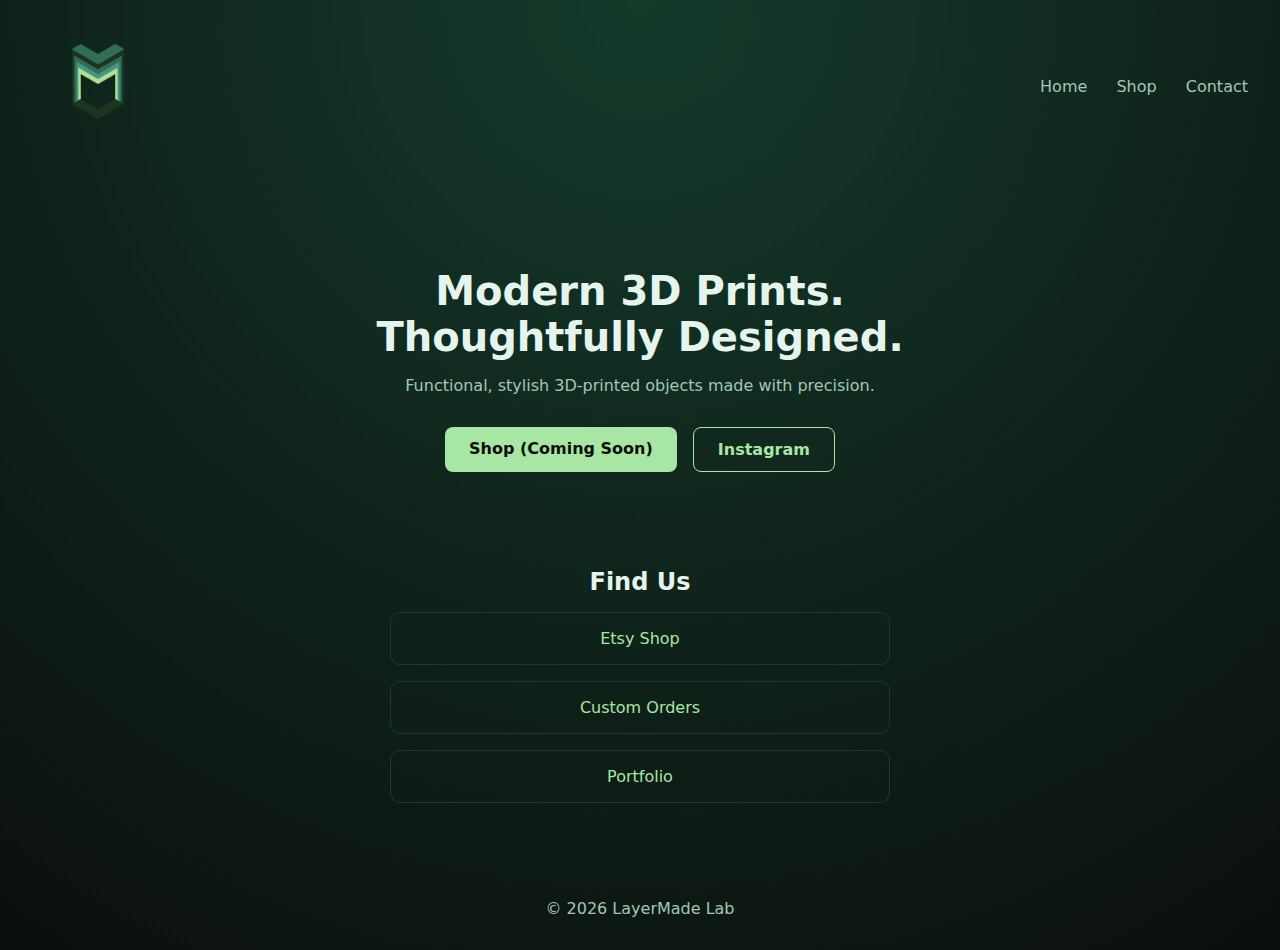
<file: index.html>
<!DOCTYPE html>
<html lang="en">

<head>

    <!-- Google tag (gtag.js) -->
    <script async src="https://www.googletagmanager.com/gtag/js?id=G-RFJSCL431J"></script>
    <script>
        window.dataLayer = window.dataLayer || [];
        function gtag() { dataLayer.push(arguments); }
        gtag('js', new Date());

        gtag('config', 'G-RFJSCL431J');
    </script>

    <meta charset="UTF-8" />
    <meta name="viewport" content="width=device-width, initial-scale=1.0" />
    <title>LayerMade Lab | Modern 3D Printed Design</title>

    <!-- SEO -->
    <meta name="description"
        content="LayerMade Lab creates modern, functional 3D printed designs with precision and purpose." />

    <!-- Styles -->
    <link rel="stylesheet" href="styles.css" />
</head>

<body>

    <header class="nav">
        <a href="index.html" class="logo">
            <img src="images/logo.png" alt="LayerMade Lab Logo">
        </a>
        <nav>
            <a href="index.html">Home</a>
            <a href="shop.html">Shop</a>
            <a href="contact.html">Contact</a>
        </nav>
    </header>

    <main class="hero">
        <h1>Modern 3D Prints.<br>Thoughtfully Designed.</h1>
        <p>Functional, stylish 3D-printed objects made with precision.</p>

        <div class="buttons">
            <!-- ADD YOUR SHOP URL HERE -->
            <a href="https://layermadelab.etsy.com" class="btn primary">Shop (Coming Soon)</a>

            <!-- ADD YOUR INSTAGRAM URL HERE -->
            <a href="https://www.instagram.com/layermadelab" class="btn secondary">Instagram</a>
        </div>
    </main>

    <section class="links">
        <h2>Find Us</h2>

        <!-- REPLACE # WITH YOUR LINKS -->
        <a href="https://layermadelab.etsy.com">Etsy Shop</a>
        <a href="custom-orders.html">Custom Orders</a>
        <a href="https://www.instagram.com/layermadelab">Portfolio</a>
    </section>

    <footer>
        <p>© 2026 LayerMade Lab</p>
    </footer>

</body>

</html>
</file>
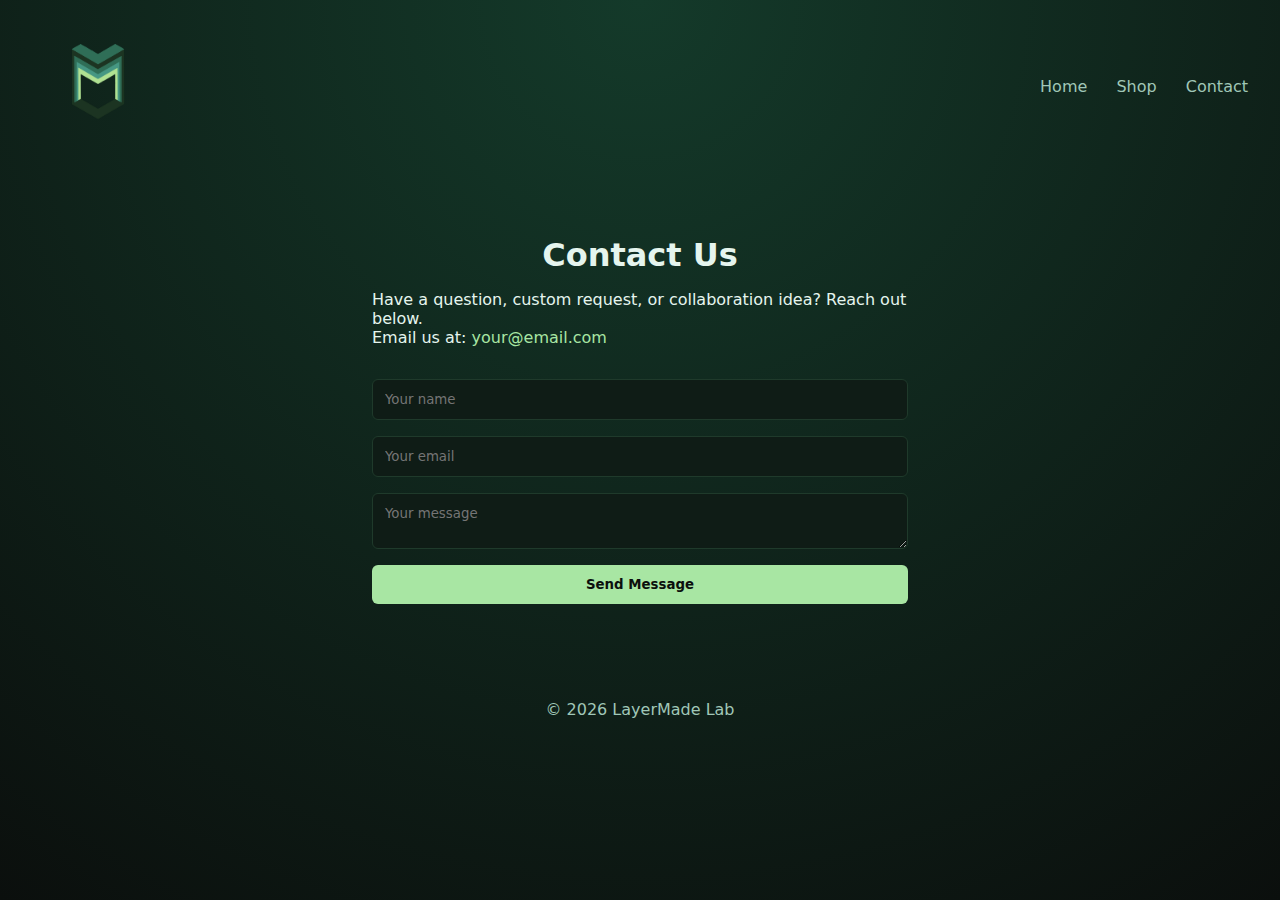
<file: contact.html>
<!DOCTYPE html>
<html lang="en">

<head>
    <meta charset="UTF-8" />
    <meta name="viewport" content="width=device-width, initial-scale=1.0" />
    <title>Contact | LayerMade Lab</title>

    <link rel="stylesheet" href="styles.css" />
</head>

<body>

    <header class="nav">
        <a href="index.html" class="logo">
            <img src="images/logo.png" alt="LayerMade Lab Logo">
        </a>
        <nav>
            <a href="index.html">Home</a>
            <a href="shop.html">Shop</a>
            <a href="contact.html">Contact</a>
        </nav>
    </header>

    <main class="content">
        <h1>Contact Us</h1>
        <p>Have a question, custom request, or collaboration idea? Reach out below.</p>

        <!-- OPTION 1: SIMPLE EMAIL (FREE) -->
        <!-- REPLACE EMAIL ADDRESS -->
        <p>
            Email us at:
            <a href="mailto:your@email.com">your@email.com</a>
        </p>

        <!-- OPTION 2: FORM (Formspree / EmailJS later) -->
        <!-- Replace action URL when ready -->
        <form action="#" method="POST" class="contact-form">
            <input type="text" name="name" placeholder="Your name" required />
            <input type="email" name="email" placeholder="Your email" required />
            <textarea name="message" placeholder="Your message" required></textarea>

            <button type="submit">Send Message</button>
        </form>
    </main>

    <footer>
        <p>© 2026 LayerMade Lab</p>
    </footer>

</body>

</html>
</file>
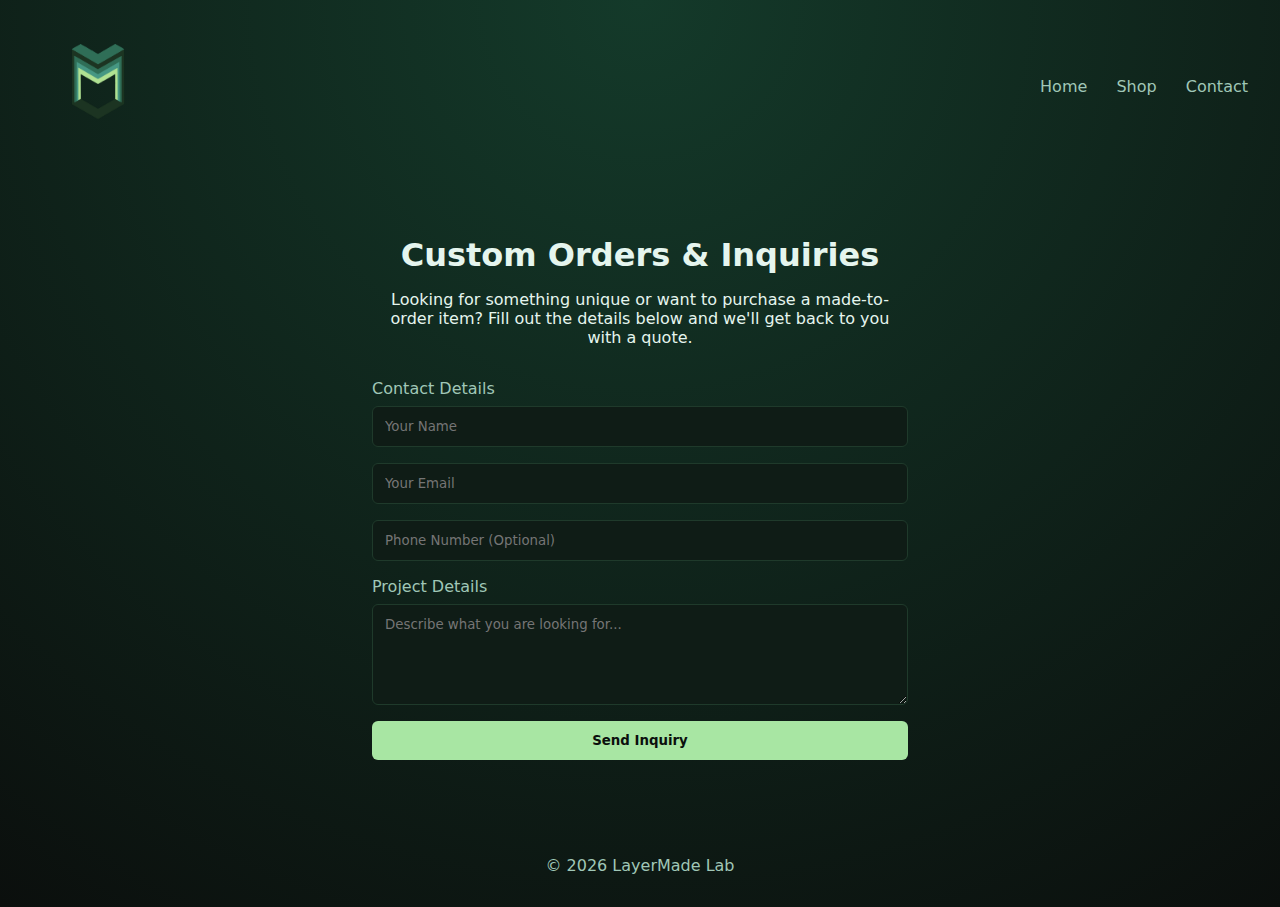
<file: custom-orders.html>
<!DOCTYPE html>
<html lang="en">

<head>
    <meta charset="UTF-8" />
    <meta name="viewport" content="width=device-width, initial-scale=1.0" />
    <title>Custom Orders | LayerMade Lab</title>
    <link rel="stylesheet" href="styles.css" />
</head>

<body>

    <header class="nav">
        <a href="index.html" class="logo">
            <img src="images/logo.png" alt="LayerMade Lab Logo">
        </a>
        <nav>
            <a href="index.html">Home</a>
            <a href="shop.html">Shop</a>
            <a href="contact.html">Contact</a>
        </nav>
    </header>

    <main class="content">
        <h1>Custom Orders & Inquiries</h1>
        <p class="text-center">Looking for something unique or want to purchase a made-to-order item? Fill out the
            details below and we'll
            get back to you with a quote.</p>

        <form action="#" method="POST" class="contact-form">
            <label style="color: var(--text-muted); margin-bottom: 0.5rem; display: block;">Contact Details</label>
            <input type="text" name="name" placeholder="Your Name" required />
            <input type="email" name="email" placeholder="Your Email" required />
            <input type="tel" name="phone" placeholder="Phone Number (Optional)" />

            <label style="color: var(--text-muted); margin-bottom: 0.5rem; display: block;">Project Details</label>
            <textarea name="message" placeholder="Describe what you are looking for..." required rows="5"></textarea>

            <button type="submit">Send Inquiry</button>
        </form>
    </main>

    <footer>
        <p>© 2026 LayerMade Lab</p>
    </footer>

</body>

</html>
</file>
<file: styles.css>
:root {
    --bg-dark: #0b0f0d;
    --green-dark: #1f3a2b;
    --green-main: #2f6b55;
    --green-accent: #a8e6a3;
    --text-main: #e5f5ee;
    --text-muted: #a0c7b7;
}

* {
    box-sizing: border-box;
    margin: 0;
    padding: 0;
    font-family: system-ui, -apple-system, BlinkMacSystemFont, sans-serif;
}

body {
    background: radial-gradient(circle at top, #143a2a, var(--bg-dark));
    color: var(--text-main);
    min-height: 100vh;
}

a {
    color: var(--green-accent);
    text-decoration: none;
}

.nav {
    display: flex;
    justify-content: space-between;
    align-items: center;
    padding: 1.5rem 2rem;
}

.nav img {
    height: 120px;
    /* Increased from 60px */
}

.nav a {
    margin-left: 1.5rem;
    color: var(--text-muted);
}

.hero {
    text-align: center;
    padding: 6rem 2rem;
}

.hero h1 {
    font-size: 2.5rem;
    margin-bottom: 1rem;
}

.hero p {
    color: var(--text-muted);
    margin-bottom: 2rem;
}

.buttons {
    display: flex;
    justify-content: center;
    gap: 1rem;
}

.btn {
    padding: 0.75rem 1.5rem;
    border-radius: 8px;
    font-weight: 600;
}

.primary {
    background: var(--green-accent);
    color: #0b0f0d;
}

.secondary {
    border: 1px solid var(--green-accent);
}

.links {
    max-width: 500px;
    margin: 0 auto 4rem;
    text-align: center;
}

.links a {
    display: block;
    padding: 1rem;
    border: 1px solid var(--green-dark);
    border-radius: 10px;
    margin-top: 1rem;
}

.content {
    max-width: 600px;
    margin: 4rem auto;
    padding: 0 2rem;
}

/* Wider content for Shop */
.content.wide {
    max-width: 1000px;
}

.contact-form {
    display: flex;
    flex-direction: column;
    margin-top: 2rem;
}

.contact-form input,
.contact-form textarea {
    background: #0f1c16;
    border: 1px solid var(--green-dark);
    padding: 0.75rem;
    margin-bottom: 1rem;
    color: var(--text-main);
    border-radius: 6px;
}

.contact-form button {
    background: var(--green-accent);
    color: #0b0f0d;
    padding: 0.75rem;
    border: none;
    border-radius: 6px;
    font-weight: 600;
    cursor: pointer;
}

footer {
    text-align: center;
    padding: 2rem;
    color: var(--text-muted);
}

/* Shop Styles */
.shop-grid {
    display: grid;
    /* Mobile: 2 columns */
    grid-template-columns: repeat(2, 1fr);
    gap: 1.5rem;
    /* Slightly smaller gap for mobile */
    padding: 2rem 0;
}

/* Desktop: 3 columns */
@media (min-width: 768px) {
    .shop-grid {
        grid-template-columns: repeat(3, 1fr);
        gap: 2rem;
    }
}

.shop-item {
    background: #0f1c16;
    border: 1px solid var(--green-dark);
    border-radius: 12px;
    padding: 1rem;
    display: flex;
    flex-direction: column;
    text-align: center;
    transition: transform 0.2s ease, border-color 0.2s ease;
}

.shop-item:hover {
    transform: translateY(-5px);
    border-color: var(--green-main);
}

.shop-item img {
    width: 100%;
    aspect-ratio: 1/1;
    object-fit: cover;
    border-radius: 8px;
    margin-bottom: 1rem;
    background: #143a2a;
    /* Placeholder bg */
}

.shop-item h3 {
    font-size: 1.25rem;
    margin-bottom: 0.5rem;
    color: var(--text-main);
}

.shop-item .price {
    font-size: 1.1rem;
    color: var(--green-accent);
    font-weight: 600;
    margin-bottom: 1rem;
}

.shop-item .btn {
    margin-top: auto;
    display: inline-block;
    text-decoration: none;
    padding: 0.6rem 1rem;
    font-size: 0.9rem;
}

/* Align Content Titles */
.content h1 {
    text-align: center;
    margin-bottom: 1rem;
}

/* Utility to center text */
.text-center {
    text-align: center;
}

/* Ensure textarea resize is vertical only */
.contact-form textarea {
    resize: vertical;
}
</file>
